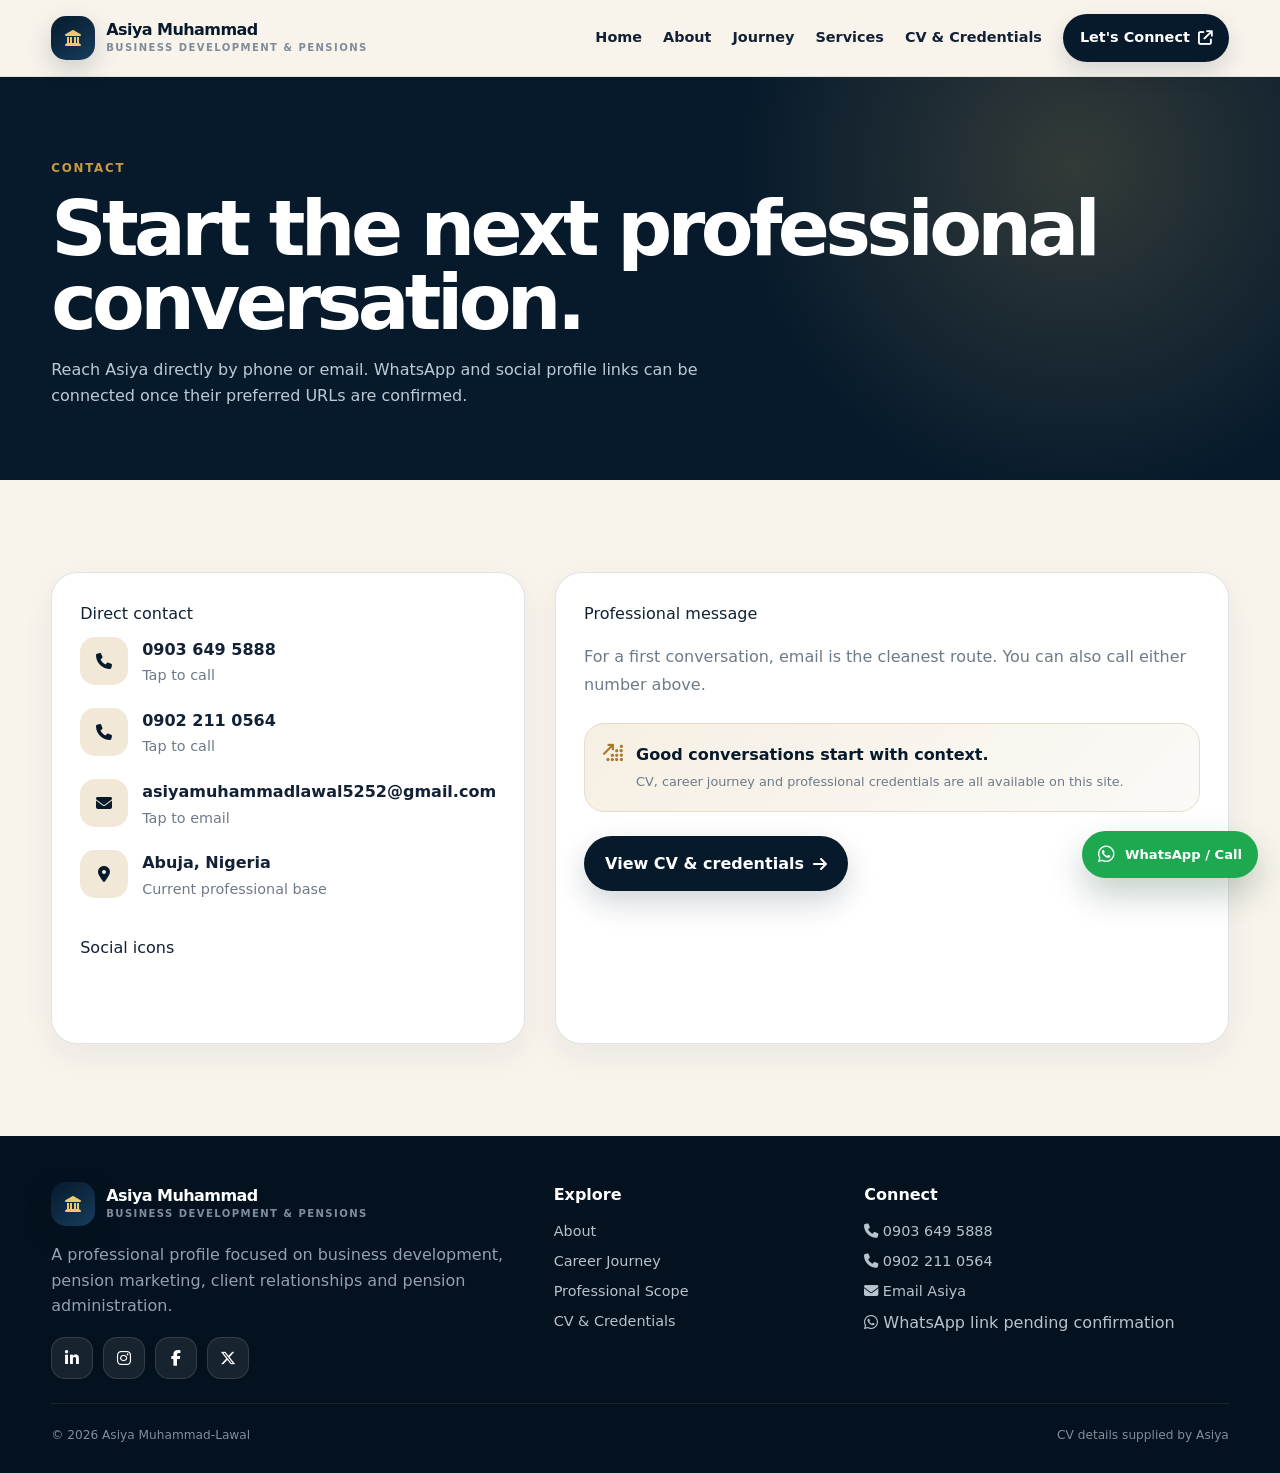
<file: asiya-pension-site/contact.html>
<!doctype html><html lang="en"><head><meta charset="utf-8"><meta name="viewport" content="width=device-width,initial-scale=1"><title>Contact Asiya Muhammad-Lawal</title><meta name="description" content="Contact details for Asiya Muhammad-Lawal."><link rel="preconnect" href="https://fonts.googleapis.com"><link rel="preconnect" href="https://fonts.gstatic.com" crossorigin><link href="https://fonts.googleapis.com/css2?family=DM+Sans:wght@400;500;600;700;800;900&family=Playfair+Display:ital,wght@0,500;0,600;1,500;1,600&display=swap" rel="stylesheet"><link rel="stylesheet" href="https://cdnjs.cloudflare.com/ajax/libs/font-awesome/6.7.2/css/all.min.css"><link rel="stylesheet" href="css/styles.css"></head><body><header class="nav"><div class="container">
<a class="brand" href="index.html"><span class="brand-mark"><i class="fa-solid fa-landmark"></i></span><span class="brand-text">Asiya Muhammad<span>Business Development & Pensions</span></span></a>
<button class="menu" aria-label="Open menu"><i class="fa-solid fa-bars"></i></button>
<nav class="navlinks"><a href="index.html">Home</a><a href="about.html">About</a><a href="experience.html">Journey</a><a href="services.html">Services</a><a href="credentials.html">CV & Credentials</a><a class="nav-cta" href="contact.html">Let's Connect <i class="fa-solid fa-arrow-up-right-from-square"></i></a></nav>
</div></header><section class="page-hero"><div class="container"><div class="kicker">Contact</div><h1>Start the next professional conversation.</h1><p>Reach Asiya directly by phone or email. WhatsApp and social profile links can be connected once their preferred URLs are confirmed.</p></div></section><main><section class="section"><div class="container contact-grid"><div class="contact-card reveal"><div class="smallcaps">Direct contact</div><a class="contact-row contact-row-link" href="tel:+2349036495888"><div class="iconbox"><i class="fa-solid fa-phone"></i></div><div><strong>0903 649 5888</strong><span>Tap to call</span></div></a><a class="contact-row contact-row-link" href="tel:+2349022110564"><div class="iconbox"><i class="fa-solid fa-phone"></i></div><div><strong>0902 211 0564</strong><span>Tap to call</span></div></a><a class="contact-row contact-row-link" href="mailto:asiyamuhammadlawal5252@gmail.com"><div class="iconbox"><i class="fa-solid fa-envelope"></i></div><div><strong>asiyamuhammadlawal5252@gmail.com</strong><span>Tap to email</span></div></a><div class="contact-row"><div class="iconbox"><i class="fa-solid fa-location-dot"></i></div><div><strong>Abuja, Nigeria</strong><span>Current professional base</span></div></div><div class="smallcaps" style="margin-top:24px">Social icons</div><div class="socials social-real social-contact" style="margin-top:12px"><span class="social-icon"><i class="fa-brands fa-linkedin-in"></i></span><span class="social-icon"><i class="fa-brands fa-instagram"></i></span><span class="social-icon"><i class="fa-brands fa-facebook-f"></i></span><span class="social-icon"><i class="fa-brands fa-x-twitter"></i></span></div></div><div class="contact-card reveal delay-1"><div class="smallcaps">Professional message</div><p class="contact-intro">For a first conversation, email is the cleanest route. You can also call either number above.</p><div class="contact-highlight"><i class="fa-solid fa-arrow-up-right-dots"></i><div><strong>Good conversations start with context.</strong><span>CV, career journey and professional credentials are all available on this site.</span></div></div><a class="btn btn-primary" href="credentials.html">View CV & credentials <i class="fa-solid fa-arrow-right"></i></a></div></div></section></main><footer class="footer"><div class="container footer-grid"><div>
<div class="brand" style="color:#fff"><span class="brand-mark"><i class="fa-solid fa-landmark"></i></span><span class="brand-text">Asiya Muhammad<span style="color:#7f8e9b">Business Development & Pensions</span></span></div>
<p>A professional profile focused on business development, pension marketing, client relationships and pension administration.</p>
<div class="socials social-real" aria-label="Social networks"><span class="social-icon" title="LinkedIn"><i class="fa-brands fa-linkedin-in"></i></span><span class="social-icon" title="Instagram"><i class="fa-brands fa-instagram"></i></span><span class="social-icon" title="Facebook"><i class="fa-brands fa-facebook-f"></i></span><span class="social-icon" title="X"><i class="fa-brands fa-x-twitter"></i></span></div>
</div><div><h4>Explore</h4><a class="link" href="about.html">About</a><a class="link" href="experience.html">Career Journey</a><a class="link" href="services.html">Professional Scope</a><a class="link" href="credentials.html">CV & Credentials</a></div>
<div><h4>Connect</h4><a class="link" href="tel:+2349036495888"><i class="fa-solid fa-phone"></i> 0903 649 5888</a><a class="link" href="tel:+2349022110564"><i class="fa-solid fa-phone"></i> 0902 211 0564</a><a class="link" href="mailto:asiyamuhammadlawal5252@gmail.com"><i class="fa-solid fa-envelope"></i> Email Asiya</a><span class="link"><i class="fa-brands fa-whatsapp"></i> WhatsApp link pending confirmation</span></div></div>
<div class="container footer-bottom"><span>© <span data-year></span> Asiya Muhammad-Lawal</span><span>CV details supplied by Asiya</span></div></footer>
<div class="toast" aria-live="polite"></div><a class="wa-float wa-pending" href="tel:+2349036495888" aria-label="Call Asiya"><i class="fa-brands fa-whatsapp"></i><span>WhatsApp / Call</span></a><script src="js/app.js"></script></body></html>
</file>
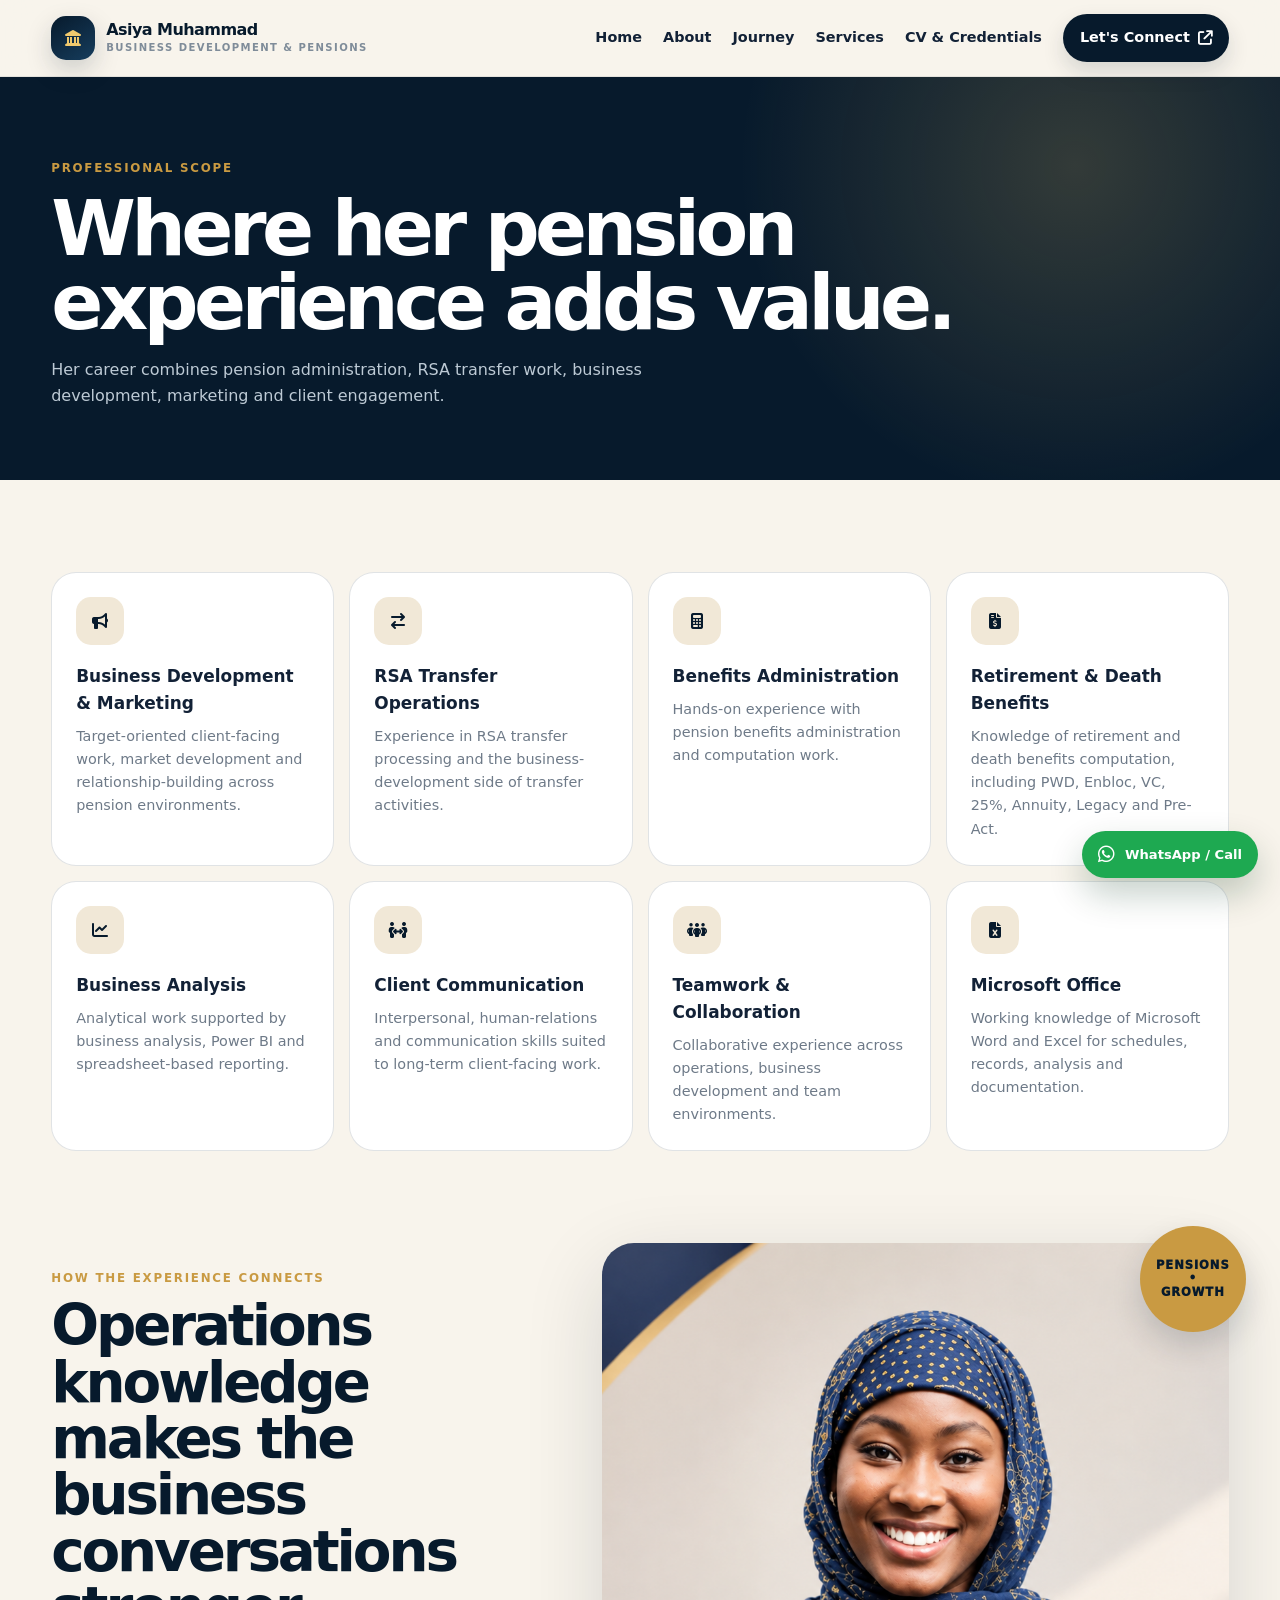
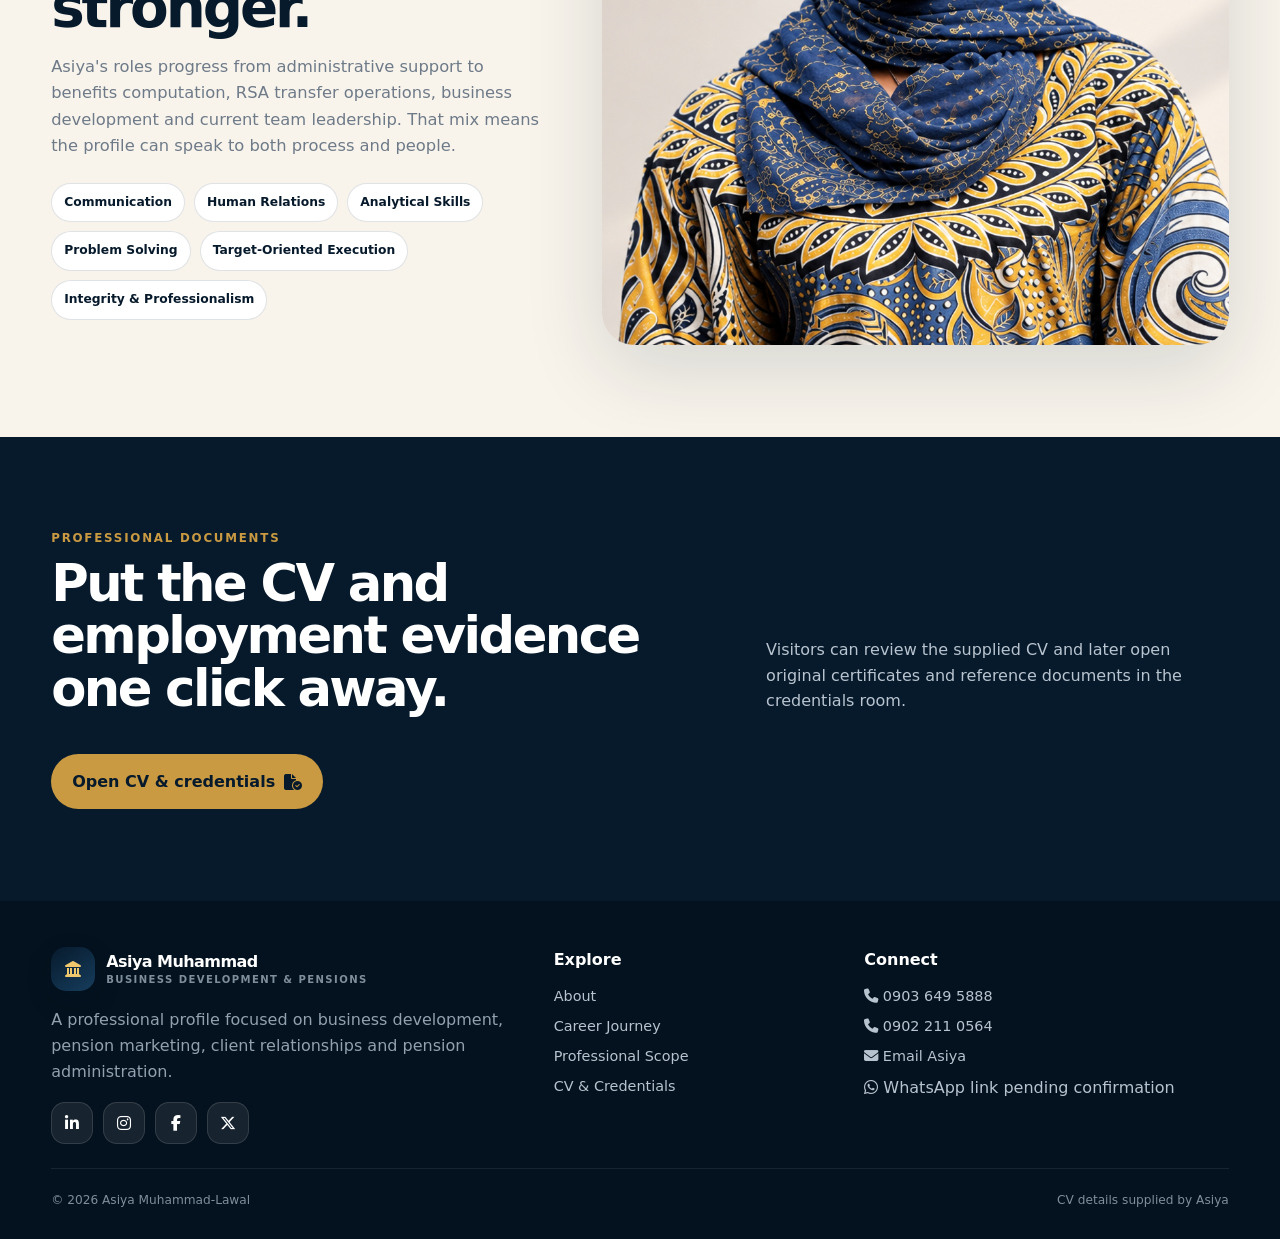
<file: asiya-pension-site/services.html>
<!doctype html><html lang="en"><head><meta charset="utf-8"><meta name="viewport" content="width=device-width,initial-scale=1"><title>Professional Scope — Asiya Muhammad-Lawal</title><meta name="description" content="Professional capabilities based on Asiya Muhammad-Lawal's confirmed work history and supplied CV."><link rel="preconnect" href="https://fonts.googleapis.com"><link rel="preconnect" href="https://fonts.gstatic.com" crossorigin><link href="https://fonts.googleapis.com/css2?family=DM+Sans:wght@400;500;600;700;800;900&family=Playfair+Display:ital,wght@0,500;0,600;1,500;1,600&display=swap" rel="stylesheet"><link rel="stylesheet" href="https://cdnjs.cloudflare.com/ajax/libs/font-awesome/6.7.2/css/all.min.css"><link rel="stylesheet" href="css/styles.css"></head><body><header class="nav"><div class="container">
<a class="brand" href="index.html"><span class="brand-mark"><i class="fa-solid fa-landmark"></i></span><span class="brand-text">Asiya Muhammad<span>Business Development & Pensions</span></span></a>
<button class="menu" aria-label="Open menu"><i class="fa-solid fa-bars"></i></button>
<nav class="navlinks"><a href="index.html">Home</a><a href="about.html">About</a><a href="experience.html">Journey</a><a href="services.html">Services</a><a href="credentials.html">CV & Credentials</a><a class="nav-cta" href="contact.html">Let's Connect <i class="fa-solid fa-arrow-up-right-from-square"></i></a></nav>
</div></header><section class="page-hero"><div class="container"><div class="kicker">Professional scope</div><h1>Where her pension experience adds value.</h1><p>Her career combines pension administration, RSA transfer work, business development, marketing and client engagement.</p></div></section><main><section class="section"><div class="container"><div class="services"><article class="service reveal"><div class="iconbox"><i class="fa-solid fa-bullhorn"></i></div><h3>Business Development & Marketing</h3><p>Target-oriented client-facing work, market development and relationship-building across pension environments.</p></article><article class="service reveal delay-1"><div class="iconbox"><i class="fa-solid fa-arrow-right-arrow-left"></i></div><h3>RSA Transfer Operations</h3><p>Experience in RSA transfer processing and the business-development side of transfer activities.</p></article><article class="service reveal delay-2"><div class="iconbox"><i class="fa-solid fa-calculator"></i></div><h3>Benefits Administration</h3><p>Hands-on experience with pension benefits administration and computation work.</p></article><article class="service reveal delay-3"><div class="iconbox"><i class="fa-solid fa-file-invoice-dollar"></i></div><h3>Retirement & Death Benefits</h3><p>Knowledge of retirement and death benefits computation, including PWD, Enbloc, VC, 25%, Annuity, Legacy and Pre-Act.</p></article><article class="service reveal"><div class="iconbox"><i class="fa-solid fa-chart-line"></i></div><h3>Business Analysis</h3><p>Analytical work supported by business analysis, Power BI and spreadsheet-based reporting.</p></article><article class="service reveal delay-1"><div class="iconbox"><i class="fa-solid fa-people-arrows"></i></div><h3>Client Communication</h3><p>Interpersonal, human-relations and communication skills suited to long-term client-facing work.</p></article><article class="service reveal delay-2"><div class="iconbox"><i class="fa-solid fa-people-group"></i></div><h3>Teamwork & Collaboration</h3><p>Collaborative experience across operations, business development and team environments.</p></article><article class="service reveal delay-3"><div class="iconbox"><i class="fa-solid fa-file-excel"></i></div><h3>Microsoft Office</h3><p>Working knowledge of Microsoft Word and Excel for schedules, records, analysis and documentation.</p></article></div></div></section><section class="section" style="padding-top:0"><div class="container"><div class="split"><div class="copy reveal"><div class="kicker">How the experience connects</div><h2>Operations knowledge makes the business conversations stronger.</h2><p>Asiya's roles progress from administrative support to benefits computation, RSA transfer operations, business development and current team leadership. That mix means the profile can speak to both process and people.</p><div class="chip-cloud"><span>Communication</span><span>Human Relations</span><span>Analytical Skills</span><span>Problem Solving</span><span>Target-Oriented Execution</span><span>Integrity & Professionalism</span></div></div><div class="portrait-card reveal delay-1"><img src="assets/asiya-color.png" alt="Asiya Muhammad-Lawal"><div class="seal">Pensions<br>•<br>Growth</div></div></div></div></section><section class="section dark"><div class="container"><div class="section-header reveal"><div><div class="kicker">Professional documents</div><h2>Put the CV and employment evidence one click away.</h2></div><p>Visitors can review the supplied CV and later open original certificates and reference documents in the credentials room.</p></div><div class="buttons reveal"><a class="btn" style="background:var(--gold);color:var(--navy)" href="credentials.html">Open CV & credentials <i class="fa-solid fa-file-circle-check"></i></a></div></div></section></main><footer class="footer"><div class="container footer-grid"><div>
<div class="brand" style="color:#fff"><span class="brand-mark"><i class="fa-solid fa-landmark"></i></span><span class="brand-text">Asiya Muhammad<span style="color:#7f8e9b">Business Development & Pensions</span></span></div>
<p>A professional profile focused on business development, pension marketing, client relationships and pension administration.</p>
<div class="socials social-real" aria-label="Social networks"><span class="social-icon" title="LinkedIn"><i class="fa-brands fa-linkedin-in"></i></span><span class="social-icon" title="Instagram"><i class="fa-brands fa-instagram"></i></span><span class="social-icon" title="Facebook"><i class="fa-brands fa-facebook-f"></i></span><span class="social-icon" title="X"><i class="fa-brands fa-x-twitter"></i></span></div>
</div><div><h4>Explore</h4><a class="link" href="about.html">About</a><a class="link" href="experience.html">Career Journey</a><a class="link" href="services.html">Professional Scope</a><a class="link" href="credentials.html">CV & Credentials</a></div>
<div><h4>Connect</h4><a class="link" href="tel:+2349036495888"><i class="fa-solid fa-phone"></i> 0903 649 5888</a><a class="link" href="tel:+2349022110564"><i class="fa-solid fa-phone"></i> 0902 211 0564</a><a class="link" href="mailto:asiyamuhammadlawal5252@gmail.com"><i class="fa-solid fa-envelope"></i> Email Asiya</a><span class="link"><i class="fa-brands fa-whatsapp"></i> WhatsApp link pending confirmation</span></div></div>
<div class="container footer-bottom"><span>© <span data-year></span> Asiya Muhammad-Lawal</span><span>CV details supplied by Asiya</span></div></footer>
<div class="toast" aria-live="polite"></div><a class="wa-float wa-pending" href="tel:+2349036495888" aria-label="Call Asiya"><i class="fa-brands fa-whatsapp"></i><span>WhatsApp / Call</span></a><script src="js/app.js"></script></body></html>
</file>
<file: asiya-pension-site/css/styles.css>
:root{
  --navy:#071a2c;
  --navy-2:#0e314d;
  --navy-3:#163d5d;
  --gold:#c99a42;
  --gold-2:#efc86d;
  --cream:#f8f4ec;
  --paper:#fff;
  --ink:#122136;
  --muted:#6e7a88;
  --line:rgba(7,26,44,.12);
  --shadow:0 24px 80px rgba(7,26,44,.14);
  --radius:28px;
}
*{box-sizing:border-box}
html{scroll-behavior:smooth}
body{margin:0;font-family:Inter,ui-sans-serif,system-ui,-apple-system,Segoe UI,Roboto,Arial,sans-serif;color:var(--ink);background:var(--cream);line-height:1.6;overflow-x:hidden}
a{color:inherit}
img{max-width:100%}
.container{width:min(1180px,92%);margin:auto}
.topbar{background:linear-gradient(90deg,var(--navy),#102c45);color:#dfe9f2;font-size:.78rem;letter-spacing:.02em}
.topbar .container{min-height:36px;display:flex;align-items:center;justify-content:space-between;gap:20px}
.nav{position:sticky;top:0;z-index:100;background:rgba(248,244,236,.88);backdrop-filter:blur(18px);border-bottom:1px solid rgba(7,26,44,.08)}
.nav .container{display:flex;align-items:center;justify-content:space-between;min-height:76px;position:relative}
.brand{display:flex;align-items:center;gap:11px;text-decoration:none;color:var(--navy)}
.brand-mark{width:44px;height:44px;border-radius:15px;background:linear-gradient(145deg,var(--navy),var(--navy-3));display:grid;place-items:center;color:var(--gold-2);box-shadow:0 10px 26px rgba(7,26,44,.18);flex:0 0 auto}
.brand-text{font-weight:900;letter-spacing:-.035em;line-height:1.05}.brand-text span{display:block;font-size:.63rem;font-weight:700;letter-spacing:.14em;text-transform:uppercase;color:#7f8c99;margin-top:4px}
.navlinks{display:flex;gap:21px;align-items:center}.navlinks a{color:var(--ink);text-decoration:none;font-weight:700;font-size:.9rem;position:relative;padding:8px 0}.navlinks a:not(.nav-cta):after{content:"";position:absolute;left:0;bottom:-2px;height:2px;width:0;background:var(--gold);transition:width .25s ease}.navlinks a:hover:after,.navlinks a.active:after{width:100%}
.nav-cta{display:inline-flex!important;align-items:center;gap:8px;background:var(--navy);color:#fff!important;padding:12px 17px!important;border-radius:999px;box-shadow:0 10px 22px rgba(7,26,44,.14);transition:transform .2s ease,box-shadow .2s ease}.nav-cta:hover{transform:translateY(-2px);box-shadow:0 15px 28px rgba(7,26,44,.2)}
.menu{display:none;border:0;background:transparent;color:var(--navy);font-size:1.35rem}
.hero{position:relative;padding:82px 0 70px;overflow:hidden}.hero:before{content:"";position:absolute;width:620px;height:620px;border-radius:50%;right:-240px;top:-220px;background:radial-gradient(circle,rgba(201,154,66,.24),transparent 65%)}.hero:after{content:"";position:absolute;width:300px;height:300px;border:1px solid rgba(201,154,66,.22);border-radius:50%;right:45px;bottom:-160px}
.hero-grid{display:grid;grid-template-columns:1.02fr .98fr;align-items:center;gap:68px;position:relative;z-index:1}.hero-copy{max-width:675px}
.eyebrow{display:inline-flex;align-items:center;gap:8px;padding:8px 12px;border-radius:999px;background:rgba(255,255,255,.8);border:1px solid var(--line);font-size:.73rem;font-weight:900;letter-spacing:.11em;text-transform:uppercase;color:#546475}.eyebrow .dot{width:7px;height:7px;border-radius:50%;background:var(--gold);box-shadow:0 0 0 5px rgba(201,154,66,.12)}
.hero h1{font-size:clamp(3.2rem,6.6vw,6.1rem);line-height:.95;letter-spacing:-.065em;margin:18px 0 22px;color:var(--navy)}.hero h1 em{font-family:Georgia,serif;font-weight:500;font-style:normal;color:var(--gold)}
.hero p{font-size:1.08rem;color:var(--muted);max-width:640px}.buttons{display:flex;flex-wrap:wrap;gap:13px;margin-top:29px}
.btn{display:inline-flex;align-items:center;justify-content:center;gap:9px;border:1px solid transparent;text-decoration:none;font-weight:900;border-radius:999px;padding:14px 20px;transition:transform .25s ease,box-shadow .25s ease,background .25s ease}.btn:hover{transform:translateY(-3px)}.btn-primary{background:var(--navy);color:#fff;box-shadow:0 12px 30px rgba(7,26,44,.18)}.btn-primary:hover{box-shadow:0 20px 36px rgba(7,26,44,.22)}.btn-ghost{background:rgba(255,255,255,.58);border-color:var(--line);color:var(--navy)}.btn-ghost:hover{background:#fff}
.hero-photo-wrap{position:relative;max-width:595px;margin-left:auto;animation:floatIn .9s both}.hero-photo-shell{position:relative;padding:12px;border-radius:38px;background:linear-gradient(145deg,#fff,rgba(255,255,255,.5));box-shadow:var(--shadow)}.hero-photo{width:100%;aspect-ratio:4/5;display:block;object-fit:cover;object-position:center 24%;border-radius:29px}.photo-badge{position:absolute;left:-16px;bottom:34px;background:#fff;border:1px solid var(--line);border-radius:19px;padding:16px 18px;min-width:215px;box-shadow:0 18px 38px rgba(7,26,44,.16)}.photo-badge small{display:block;color:var(--muted);font-weight:700}.photo-badge strong{display:block;color:var(--navy);font-size:1.04rem}.gold-orbit{position:absolute;right:-28px;top:-28px;width:132px;height:132px;border:2px solid rgba(201,154,66,.52);border-radius:50%}.gold-orbit:before{content:"";position:absolute;inset:18px;border:1px dashed rgba(201,154,66,.52);border-radius:50%}
.section{padding:92px 0}.section.dark{background:var(--navy);color:#fff}.section-header{display:flex;justify-content:space-between;align-items:end;gap:42px;margin-bottom:40px}.section-header h2{margin:9px 0 0;font-size:clamp(2.1rem,4vw,3.8rem);line-height:1.02;letter-spacing:-.05em}.section-header p{max-width:560px;color:var(--muted);margin:0}.dark .section-header p{color:#b8c4cf}.kicker{color:var(--gold);text-transform:uppercase;letter-spacing:.15em;font-weight:900;font-size:.74rem}
.trust-strip{display:grid;grid-template-columns:repeat(4,1fr);gap:15px}.trust-card{background:rgba(255,255,255,.86);border:1px solid var(--line);border-radius:23px;padding:20px;display:flex;align-items:center;gap:14px;min-height:112px;transition:transform .25s ease,box-shadow .25s ease}.trust-card:hover{transform:translateY(-5px);box-shadow:0 18px 45px rgba(7,26,44,.1)}.trust-mark{width:57px;height:57px;border-radius:17px;display:grid;place-items:center;background:linear-gradient(145deg,#f1e8d7,#fff);color:var(--navy);font-weight:950;font-size:.74rem;letter-spacing:.04em;flex:0 0 auto}.trust-card strong{display:block;color:var(--navy);line-height:1.2}.trust-card span{display:block;color:var(--muted);font-size:.78rem;margin-top:4px}
.feature-band{background:linear-gradient(135deg,var(--navy),var(--navy-2));color:#fff;border-radius:36px;padding:54px;position:relative;overflow:hidden;box-shadow:var(--shadow)}.feature-band:after{content:"";position:absolute;right:-110px;top:-140px;width:380px;height:380px;border:1px solid rgba(239,200,109,.2);border-radius:50%}.feature-band-grid{display:grid;grid-template-columns:1.15fr .85fr;gap:42px;align-items:center;position:relative;z-index:1}.feature-band h2{font-size:clamp(2.3rem,4.6vw,4rem);line-height:1;letter-spacing:-.055em;margin:10px 0 17px}.feature-band p{color:#bdcad5;max-width:650px}
.quick-facts{display:grid;grid-template-columns:repeat(3,1fr);gap:12px}.fact{padding:18px;border-radius:19px;background:rgba(255,255,255,.07);border:1px solid rgba(255,255,255,.12)}.fact strong{font-size:1.75rem;color:var(--gold-2);display:block}.fact span{color:#b8c4cf;font-size:.8rem}
.split{display:grid;grid-template-columns:.88fr 1.12fr;gap:58px;align-items:center}.portrait-card{position:relative}.portrait-card img{width:100%;aspect-ratio:1/1.12;object-fit:cover;object-position:center 24%;border-radius:32px;display:block;box-shadow:var(--shadow)}.seal{position:absolute;right:-17px;top:-17px;width:106px;height:106px;border-radius:50%;display:grid;place-items:center;background:var(--gold);color:var(--navy);text-align:center;font-weight:950;font-size:.72rem;line-height:1.15;letter-spacing:.08em;text-transform:uppercase;box-shadow:0 14px 30px rgba(7,26,44,.16)}.copy h2{font-size:clamp(2.3rem,4.4vw,4.35rem);line-height:1;letter-spacing:-.055em;margin:11px 0 18px;color:var(--navy)}.dark .copy h2{color:#fff}.copy p{color:var(--muted);font-size:1.02rem}.dark .copy p{color:#b7c3cf}
.metric-grid{display:grid;grid-template-columns:repeat(3,1fr);gap:13px;margin-top:30px}.metric{padding:19px;border:1px solid var(--line);border-radius:20px;background:#fff}.metric strong{display:block;font-size:1.8rem;color:var(--navy)}.metric span{font-size:.83rem;color:var(--muted)}
.services{display:grid;grid-template-columns:repeat(4,1fr);gap:15px}.service{background:#fff;border:1px solid var(--line);border-radius:25px;padding:24px;transition:transform .28s ease,box-shadow .28s ease}.service:hover{transform:translateY(-7px);box-shadow:var(--shadow)}.iconbox{width:48px;height:48px;border-radius:15px;display:grid;place-items:center;background:#f1e8d7;color:var(--navy);margin-bottom:18px}.service h3{margin:0 0 8px;font-size:1.06rem}.service p{margin:0;color:var(--muted);font-size:.9rem}
.timeline-wrap{position:relative}.timeline-line{position:absolute;left:28px;top:12px;bottom:12px;width:1px;background:linear-gradient(var(--gold),rgba(255,255,255,.12))}.timeline{display:grid;gap:0}.timeline-item{position:relative;display:grid;grid-template-columns:58px 1fr;gap:23px;padding:25px 0}.timeline-dot{width:16px;height:16px;border-radius:50%;margin-top:6px;background:var(--gold);box-shadow:0 0 0 7px rgba(201,154,66,.12);position:relative;z-index:1}.timeline-panel{background:rgba(255,255,255,.035);border:1px solid rgba(255,255,255,.11);border-radius:24px;padding:24px;transition:transform .25s ease,background .25s ease}.timeline-panel:hover{transform:translateX(7px);background:rgba(255,255,255,.055)}.timeline-panel .meta{color:var(--gold-2);font-size:.74rem;letter-spacing:.13em;text-transform:uppercase;font-weight:900}.timeline-panel h3{margin:5px 0 7px;font-size:1.4rem}.timeline-panel p{margin:0;color:#b7c3cf}.timeline-panel .tag{display:inline-flex;margin-top:15px;padding:7px 10px;border:1px solid rgba(255,255,255,.12);border-radius:999px;color:#d3dde6;font-size:.72rem;font-weight:800}
.credentials-hero{background:radial-gradient(circle at 82% 20%,rgba(239,200,109,.22),transparent 30%),var(--navy);color:#fff}.credentials-grid{display:grid;grid-template-columns:.8fr 1.2fr;gap:30px;align-items:stretch}.cv-card,.doc-card{background:#fff;border:1px solid var(--line);border-radius:28px;overflow:hidden;box-shadow:0 16px 45px rgba(7,26,44,.08)}.cv-card{display:flex;flex-direction:column}.cv-head{padding:26px;background:linear-gradient(145deg,var(--navy),var(--navy-2));color:#fff;position:relative;overflow:hidden}.cv-head:after{content:"CV";position:absolute;right:-10px;bottom:-28px;font-size:8rem;font-weight:950;color:rgba(255,255,255,.05)}.cv-head h2{position:relative;z-index:1;margin:4px 0;font-size:2rem}.cv-head p{position:relative;z-index:1;margin:0;color:#c0ccd7;font-size:.9rem}.cv-body{padding:25px}.cv-mini{display:flex;align-items:center;gap:14px;margin-bottom:22px}.cv-mini img{width:72px;height:72px;border-radius:20px;object-fit:cover;object-position:center 24%}.cv-mini strong{display:block}.cv-mini span{color:var(--muted);font-size:.8rem}.cv-actions{display:flex;flex-wrap:wrap;gap:10px}.pdf-viewer{height:700px;background:#edf0f2}.pdf-viewer iframe{width:100%;height:100%;border:0}.viewer-note{padding:14px 18px;color:var(--muted);font-size:.76rem;border-top:1px solid var(--line)}
.doc-section{margin-top:70px}.doc-grid{display:grid;grid-template-columns:repeat(3,1fr);gap:16px}.doc-card{padding:0}.doc-top{padding:23px 23px 15px;display:flex;justify-content:space-between;gap:15px;align-items:flex-start}.doc-company{display:flex;gap:13px;align-items:center}.doc-mark{width:50px;height:50px;border-radius:15px;background:#f1e8d7;display:grid;place-items:center;color:var(--navy);font-weight:950;font-size:.72rem}.doc-card h3{margin:0;font-size:1.05rem}.doc-card p{margin:4px 0 0;color:var(--muted);font-size:.82rem}.doc-status{font-size:.68rem;text-transform:uppercase;letter-spacing:.1em;font-weight:900;color:#85691c;background:#f9f0dc;padding:7px 9px;border-radius:999px}.doc-preview{margin:0 20px 20px;border-radius:18px;background:linear-gradient(145deg,#eef1f3,#faf7ef);border:1px dashed #bec7d0;min-height:180px;display:grid;place-items:center;text-align:center;padding:22px}.doc-preview i{font-size:2rem;color:#7b8792;margin-bottom:10px}.doc-preview strong{display:block}.doc-preview span{display:block;font-size:.75rem;color:var(--muted);margin-top:4px}.doc-foot{display:flex;justify-content:space-between;align-items:center;gap:12px;padding:16px 20px;border-top:1px solid var(--line)}.doc-foot small{color:var(--muted)}
.cta-card{background:linear-gradient(135deg,var(--navy),var(--navy-2));color:#fff;border-radius:34px;padding:48px;display:flex;justify-content:space-between;align-items:center;gap:30px;box-shadow:var(--shadow);position:relative;overflow:hidden}.cta-card:after{content:"";position:absolute;width:330px;height:330px;right:-100px;top:-130px;border:1px solid rgba(239,200,109,.16);border-radius:50%}.cta-card h2{margin:0 0 8px;font-size:clamp(2rem,4vw,3.25rem);line-height:1;letter-spacing:-.05em}.cta-card p{margin:0;color:#bdcad5;max-width:620px}
.page-hero{padding:82px 0 56px;background:radial-gradient(circle at 84% 22%,rgba(239,200,109,.19),transparent 30%),var(--navy);color:#fff}.page-hero h1{font-size:clamp(2.8rem,6vw,5.4rem);line-height:.97;letter-spacing:-.06em;margin:14px 0}.page-hero p{max-width:680px;color:#bdcad5}
.form-grid{display:grid;grid-template-columns:1fr 1fr;gap:15px}.field{display:flex;flex-direction:column;gap:7px}.field.full{grid-column:1/-1}.field label{font-size:.83rem;font-weight:900}.field input,.field textarea{border:1px solid var(--line);background:#fff;border-radius:15px;padding:14px 15px;font:inherit;outline:none;transition:border-color .2s ease,box-shadow .2s ease}.field input:focus,.field textarea:focus{border-color:rgba(201,154,66,.7);box-shadow:0 0 0 4px rgba(201,154,66,.1)}.field textarea{min-height:150px;resize:vertical}.contact-grid{display:grid;grid-template-columns:.82fr 1.18fr;gap:30px}.contact-card{background:#fff;border:1px solid var(--line);padding:28px;border-radius:26px;box-shadow:0 12px 32px rgba(7,26,44,.06)}.contact-row{display:flex;gap:14px;align-items:flex-start;margin:18px 0}.contact-row .iconbox{margin:0;flex:0 0 auto}.contact-row strong{display:block}.contact-row span{color:var(--muted);font-size:.9rem}
.socials{display:flex;gap:10px;flex-wrap:wrap;margin-top:18px}.social-icon{width:42px;height:42px;border-radius:14px;display:grid;place-items:center;background:rgba(255,255,255,.08);color:#fff;text-decoration:none;border:1px solid rgba(255,255,255,.12);transition:transform .2s ease,background .2s ease}.social-icon:hover{transform:translateY(-3px);background:rgba(255,255,255,.15)}.social-label{position:absolute;left:-9999px}
.wa-float{position:fixed;right:22px;bottom:22px;z-index:120;display:inline-flex;align-items:center;gap:10px;background:#1ea951;color:#fff;text-decoration:none;padding:13px 16px;border-radius:999px;box-shadow:0 16px 35px rgba(9,54,31,.24);font-weight:900;font-size:.82rem;transition:transform .25s ease}.wa-float:hover{transform:translateY(-4px)}.wa-float i{font-size:1.2rem}
.footer{background:#04111e;color:#b7c4cf;padding:46px 0 28px}.footer-grid{display:grid;grid-template-columns:1.2fr .7fr .95fr;gap:42px}.footer h4{color:#fff;margin:0 0 12px}.footer a.link{display:block;color:#b7c4cf;text-decoration:none;margin:7px 0;font-size:.9rem}.footer p{color:#92a1af;max-width:510px}.footer-bottom{display:flex;justify-content:space-between;gap:20px;border-top:1px solid rgba(255,255,255,.08);padding-top:22px;margin-top:24px;font-size:.76rem;color:#7f8e9b}
.reveal{opacity:0;transform:translateY(20px);transition:opacity .75s ease,transform .75s ease}.reveal.is-visible{opacity:1;transform:none}.delay-1{transition-delay:.08s}.delay-2{transition-delay:.16s}.delay-3{transition-delay:.24s}.delay-4{transition-delay:.32s}
.toast{position:fixed;left:50%;bottom:24px;transform:translate(-50%,20px);opacity:0;pointer-events:none;background:var(--navy);color:#fff;padding:12px 15px;border-radius:999px;box-shadow:0 16px 32px rgba(7,26,44,.24);font-size:.8rem;font-weight:800;z-index:200;transition:.25s ease}.toast.show{opacity:1;transform:translate(-50%,0)}
.modal{position:fixed;inset:0;background:rgba(4,17,30,.74);display:none;align-items:center;justify-content:center;z-index:180;padding:20px}.modal.open{display:flex}.modal-panel{width:min(860px,100%);max-height:90vh;overflow:auto;background:#fff;border-radius:24px;box-shadow:var(--shadow);position:relative}.modal-head{display:flex;justify-content:space-between;align-items:center;gap:20px;padding:18px 20px;border-bottom:1px solid var(--line)}.modal-head strong{font-size:.95rem}.modal-close{border:0;background:#edf0f2;width:38px;height:38px;border-radius:50%;cursor:pointer}.modal-body{padding:20px;text-align:center;background:#f5f6f7}.modal-body img{width:100%;max-height:68vh;object-fit:contain;border-radius:12px;background:#fff}
@keyframes floatIn{from{opacity:0;transform:translateY(18px) scale(.98)}to{opacity:1;transform:none}}
@media(max-width:1040px){.trust-strip{grid-template-columns:repeat(2,1fr)}.services{grid-template-columns:repeat(2,1fr)}.credentials-grid{grid-template-columns:1fr}.doc-grid{grid-template-columns:repeat(2,1fr)}.navlinks{gap:15px}}
@media(max-width:820px){.hero-grid,.split,.feature-band-grid,.contact-grid{grid-template-columns:1fr}.hero-copy{order:2}.hero-photo-wrap{margin:0 auto;max-width:620px}.feature-band{padding:36px}.section-header{align-items:flex-start;flex-direction:column}.navlinks{display:none}.menu{display:grid;place-items:center}.nav.open .navlinks{display:flex;position:absolute;left:0;right:0;top:76px;background:rgba(248,244,236,.98);backdrop-filter:blur(16px);padding:16px 4%;flex-direction:column;align-items:flex-start;border-bottom:1px solid var(--line);box-shadow:0 20px 40px rgba(7,26,44,.08)}.nav.open .navlinks a{width:100%}.nav.open .navlinks .nav-cta{justify-content:center}.pdf-viewer{height:620px}}
@media(max-width:640px){.topbar .container{min-height:34px;flex-direction:column;justify-content:center;padding:6px 0;gap:0}.hero{padding:56px 0 48px}.hero h1{font-size:3.05rem}.hero p{font-size:1rem}.photo-badge{left:12px;bottom:16px;min-width:190px}.gold-orbit{right:4px;top:-19px;width:92px;height:92px}.section{padding:65px 0}.trust-strip,.services,.metric-grid,.doc-grid,.quick-facts,.form-grid,.footer-grid{grid-template-columns:1fr}.feature-band{padding:30px;border-radius:28px}.cta-card{padding:32px;flex-direction:column;align-items:flex-start}.timeline-line{left:20px}.timeline-item{grid-template-columns:42px 1fr;gap:18px}.timeline-panel{padding:20px}.footer-bottom{flex-direction:column;align-items:flex-start}.wa-float{right:14px;bottom:14px}.wa-float span{display:none}.wa-float{width:52px;height:52px;justify-content:center;padding:0}.pdf-viewer{height:540px}.doc-preview{min-height:160px}.page-hero{padding:63px 0 44px}}
@media(prefers-reduced-motion:reduce){*{scroll-behavior:auto!important;animation:none!important;transition:none!important}.reveal{opacity:1!important;transform:none!important}}

/* v6 visual polish */
.hero-proof{display:grid;grid-template-columns:repeat(3,1fr);gap:12px;margin-top:34px;max-width:670px}.hero-proof>div{padding:15px 16px;border:1px solid rgba(255,255,255,.12);background:rgba(255,255,255,.035);border-radius:18px}.hero-proof strong{display:block;font-size:1.22rem;color:var(--gold-2)}.hero-proof span{display:block;color:#b8c4cf;font-size:.76rem;margin-top:3px}.hero-premium .hero-photo-shell{box-shadow:0 35px 80px rgba(0,0,0,.2)}
.logo-section{background:linear-gradient(180deg,#fbfaf7 0%,#f3eee5 100%)}.logo-rail{display:grid;grid-template-columns:repeat(4,1fr);gap:14px}.career-logo-card{background:rgba(255,255,255,.92);border:1px solid var(--line);border-radius:24px;padding:18px;min-height:205px;display:flex;flex-direction:column;gap:11px;transition:transform .3s ease,box-shadow .3s ease,border-color .3s ease;position:relative;overflow:hidden}.career-logo-card:after{content:"";position:absolute;inset:auto -30px -55px auto;width:130px;height:130px;border-radius:50%;border:1px solid rgba(201,154,66,.18);transition:transform .4s ease}.career-logo-card:hover{transform:translateY(-7px);box-shadow:0 22px 55px rgba(7,26,44,.12);border-color:#ded3c0}.career-logo-card:hover:after{transform:scale(1.25)}.career-logo-kicker{font-size:.68rem;text-transform:uppercase;letter-spacing:.12em;font-weight:900;color:#8b7341}.career-logo-card.current{border-color:rgba(201,154,66,.55);box-shadow:0 14px 36px rgba(201,154,66,.12)}.logo-plate{height:76px;border-radius:17px;background:#fff;border:1px solid #ece8df;display:grid;place-items:center;overflow:hidden;padding:7px}.logo-plate img{max-width:100%;max-height:100%;width:auto;height:auto;object-fit:contain}.logo-plate.logo-wide img{width:100%;max-width:100%;}.logo-plate.logo-citizens{background:#111}.career-logo-card strong{color:var(--navy)}.career-logo-card>div:last-child span{font-size:.75rem;color:var(--muted);display:block;margin-top:4px}.logo-load-failed{opacity:.0}
.timeline-brand-row{display:flex;gap:16px;align-items:center}.timeline-logo{width:82px;height:58px;flex:0 0 82px;background:#fff;border-radius:15px;padding:6px;display:grid;place-items:center;overflow:hidden;border:1px solid rgba(255,255,255,.12)}.timeline-logo img{max-width:100%;max-height:100%;object-fit:contain}.timeline-logo.logo-wide img{width:100%}.timeline-logo.logo-citizens{background:#101010}.timeline-panel ul{margin:15px 0 0;padding-left:18px;color:#c1ccd6}.timeline-panel li{margin:4px 0}.current-tag{color:#182a39 !important;background:var(--gold-2) !important;border-color:transparent !important}
.chip-cloud{display:flex;flex-wrap:wrap;gap:9px;margin-top:24px}.chip-cloud span{padding:9px 12px;border-radius:999px;border:1px solid var(--line);background:#fff;color:var(--navy);font-size:.77rem;font-weight:800}.dark .chip-cloud span{background:rgba(255,255,255,.04);border-color:rgba(255,255,255,.12);color:#d6e0e8}.edu-list{display:grid;grid-template-columns:repeat(2,1fr);gap:14px}.edu-item{display:flex;gap:14px;align-items:flex-start;background:#fff;border:1px solid var(--line);padding:19px;border-radius:22px;transition:transform .25s ease,box-shadow .25s ease}.edu-item:hover{transform:translateY(-5px);box-shadow:var(--shadow)}.edu-icon{width:45px;height:45px;flex:0 0 45px;border-radius:14px;background:#f1e8d7;color:var(--navy);display:grid;place-items:center}.edu-item strong{display:block;color:var(--navy);line-height:1.35}.edu-item span{display:block;margin-top:5px;color:var(--muted);font-size:.78rem}
.cv-summary{font-size:.91rem;line-height:1.75;color:#465460;background:#f7f4ee;border:1px solid #eae2d3;border-radius:18px;padding:15px 16px}.verified{background:#e7f4eb;color:#256b43}.cv-image-card{display:flex;flex-direction:column}.cv-image-view{padding:14px;background:#edf0f2;display:grid;place-items:center;min-height:450px}.cv-image-view img{width:100%;max-height:760px;object-fit:contain;object-position:top center;box-shadow:0 14px 30px rgba(7,26,44,.12);border-radius:10px}.logo-mark-only{padding:5px}.logo-mark-only img{max-width:100%;max-height:100%;object-fit:contain}.branded-preview{min-height:210px;display:flex;flex-direction:column;gap:12px}.branded-preview>img{max-height:92px;max-width:90%;object-fit:contain}.branded-preview .wide-logo-preview{max-width:96%;height:82px}.professional-docs{display:grid;grid-template-columns:1.2fr .8fr;gap:22px;align-items:stretch;background:#fff;border:1px solid var(--line);border-radius:28px;padding:28px;box-shadow:0 16px 45px rgba(7,26,44,.08)}
.contact-row-link{text-decoration:none;color:inherit}.contact-row-link:hover{transform:translateX(4px);background:#faf7f0}.contact-row{transition:transform .2s ease,background .2s ease;border-radius:16px;padding:10px;margin:0 -10px}.contact-intro{color:var(--muted);line-height:1.75}.contact-highlight{display:flex;gap:13px;align-items:flex-start;margin:24px 0;padding:18px;border-radius:20px;background:linear-gradient(135deg,#f6efe3,#fbfaf7);border:1px solid #e8dcc9}.contact-highlight>i{font-size:1.1rem;color:#aa7a26;margin-top:2px}.contact-highlight strong{display:block;color:var(--navy)}.contact-highlight span{display:block;margin-top:5px;color:var(--muted);font-size:.8rem}.social-real .social-icon{cursor:default}.wa-pending{cursor:pointer}.wa-pending:hover{filter:saturate(1.1)}
@media(max-width:1040px){.logo-rail{grid-template-columns:repeat(2,1fr)}.professional-docs{grid-template-columns:1fr}.edu-list{grid-template-columns:1fr}}
@media(max-width:640px){.hero-proof{grid-template-columns:1fr}.hero-proof>div{display:flex;align-items:center;gap:10px;justify-content:space-between}.logo-rail{grid-template-columns:1fr}.timeline-brand-row{align-items:flex-start}.timeline-logo{width:68px;flex-basis:68px;height:52px}.edu-list{grid-template-columns:1fr}.professional-docs{padding:22px}.cv-image-view{min-height:0;padding:8px}.cv-image-view img{max-height:none}.branded-preview{min-height:180px}.branded-preview .wide-logo-preview{height:68px}}
@media(prefers-reduced-motion:reduce){.career-logo-card,.edu-item,.service,.timeline-panel,.btn{transition:none !important}.reveal{opacity:1 !important;transform:none !important}}
</file>
